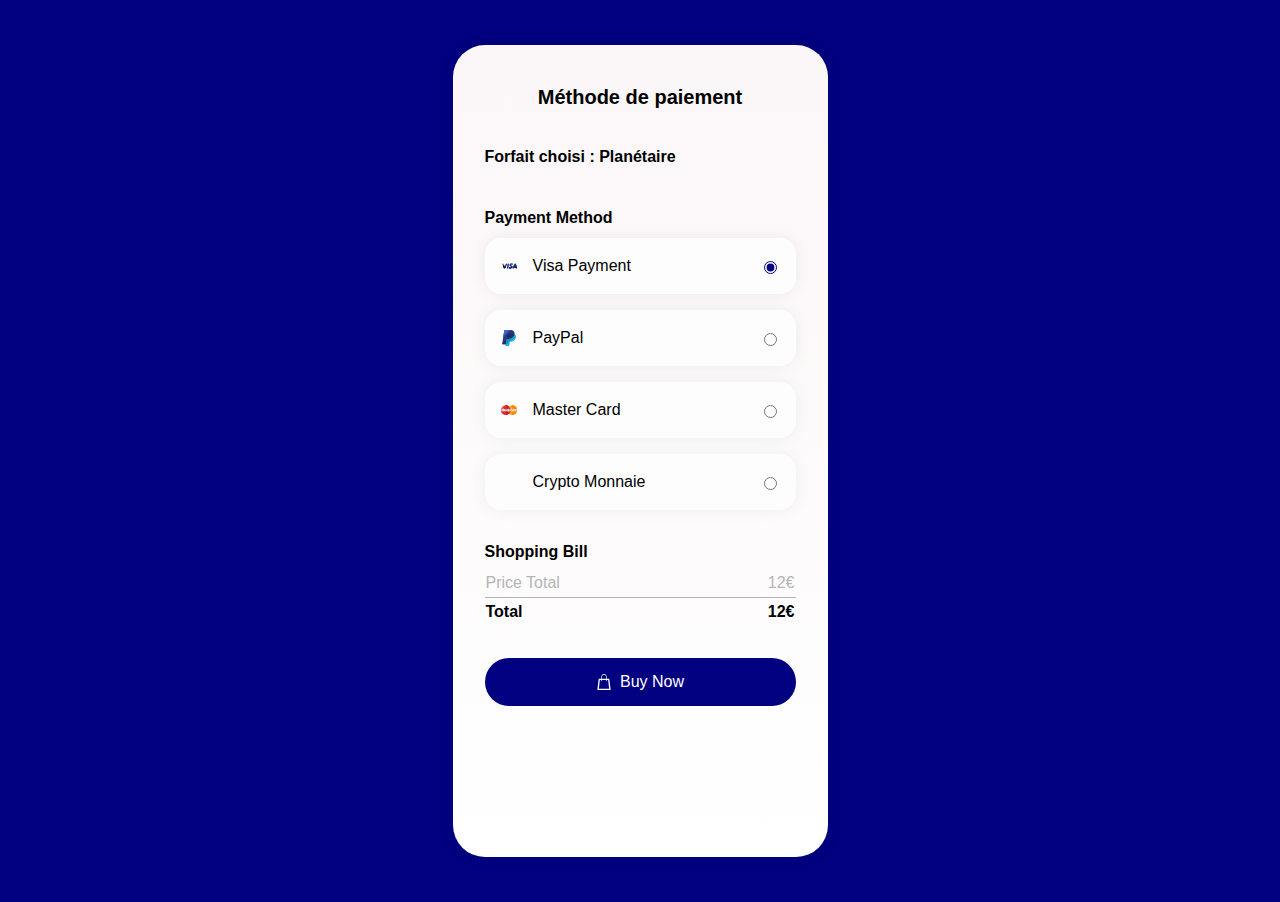
<file: WebCup/PROJET/planetaire.html>
<!DOCTYPE html>
<html lang="en">

<head>
    <meta charset="UTF-8">
    <title>Webcup</title>
    <link rel="preconnect" href="https://fonts.gstatic.com" />
    <link href="https://fonts.googleapis.com/css2?family=Poppins:wght@400;600&display=swap" rel="stylesheet" />
    <link rel="stylesheet" href="./css/form/form.css">

</head>

<body>
    <!-- partial:index.partial.html -->
    <div class="iphone">
        <header class="header">
            <h1>Méthode de paiement</h1>
        </header>

        <form action="https://httpbin.org/post" class="form" method="POST">
            <div>
                <h2>Forfait choisi : Planétaire</h2>
            </div>

            <fieldset>
                <legend>Payment Method</legend>

                <div class="form__radios">
                    <div class="form__radio">
                        <label for="visa"><svg class="icon">
              <use xlink:href="#icon-visa" />
            </svg>Visa Payment</label>
                        <input checked id="visa" name="payment-method" type="radio" />
                    </div>

                    <div class="form__radio">
                        <label for="paypal"><svg class="icon">
              <use xlink:href="#icon-paypal" />
            </svg>PayPal</label>
                        <input id="paypal" name="payment-method" type="radio" />
                    </div>

                    <div class="form__radio">
                        <label for="mastercard"><svg class="icon">
              <use xlink:href="#icon-mastercard" />
            </svg>Master Card</label>
                        <input id="mastercard" name="payment-method" type="radio" />
                    </div>

                    <div class="form__radio">
                        <label for="cryptocard"><svg class="icon">
              <use xlink:href="#icon-bitcoin-on-ball" />
            </svg>Crypto Monnaie</label>
                        <input id="cryptocard" name="payment-method" type="radio" />
                    </div>
                </div>
            </fieldset>

            <div>
                <h2>Shopping Bill</h2>

                <table>
                    <tbody>
                        <tr>
                            <td>Price Total</td>
                            <td align="right">12€</td>
                        </tr>
                    </tbody>
                    <tfoot>
                        <tr>
                            <td>Total</td>
                            <td align="right">12€</td>
                        </tr>
                    </tfoot>
                </table>
            </div>

            <div>
                <button class="button button--full" type="submit"><svg class="icon">
          <use xlink:href="#icon-shopping-bag" />
        </svg>Buy Now</button>
            </div>
        </form>
    </div>

    <svg xmlns="http://www.w3.org/2000/svg" style="display: none">

  <symbol id="icon-shopping-bag" viewBox="0 0 24 24">
    <path d="M20 7h-4v-3c0-2.209-1.791-4-4-4s-4 1.791-4 4v3h-4l-2 17h20l-2-17zm-11-3c0-1.654 1.346-3 3-3s3 1.346 3 3v3h-6v-3zm-4.751 18l1.529-13h2.222v1.5c0 .276.224.5.5.5s.5-.224.5-.5v-1.5h6v1.5c0 .276.224.5.5.5s.5-.224.5-.5v-1.5h2.222l1.529 13h-15.502z" />
  </symbol>

  <symbol id="icon-mastercard" viewBox="0 0 504 504">
    <path d="m504 252c0 83.2-67.2 151.2-151.2 151.2-83.2 0-151.2-68-151.2-151.2 0-83.2 67.2-151.2 150.4-151.2 84.8 0 152 68 152 151.2z" fill="#ffb600" />
    <path d="m352.8 100.8c83.2 0 151.2 68 151.2 151.2 0 83.2-67.2 151.2-151.2 151.2-83.2 0-151.2-68-151.2-151.2" fill="#f7981d" />
    <path d="m352.8 100.8c83.2 0 151.2 68 151.2 151.2 0 83.2-67.2 151.2-151.2 151.2" fill="#ff8500" />
    <path d="m149.6 100.8c-82.4.8-149.6 68-149.6 151.2s67.2 151.2 151.2 151.2c39.2 0 74.4-15.2 101.6-39.2 5.6-4.8 10.4-10.4 15.2-16h-31.2c-4-4.8-8-10.4-11.2-15.2h53.6c3.2-4.8 6.4-10.4 8.8-16h-71.2c-2.4-4.8-4.8-10.4-6.4-16h83.2c4.8-15.2 8-31.2 8-48 0-11.2-1.6-21.6-3.2-32h-92.8c.8-5.6 2.4-10.4 4-16h83.2c-1.6-5.6-4-11.2-6.4-16h-70.4c2.4-5.6 5.6-10.4 8.8-16h53.6c-3.2-5.6-7.2-11.2-12-16h-29.6c4.8-5.6 9.6-10.4 15.2-15.2-26.4-24.8-62.4-39.2-101.6-39.2 0-1.6 0-1.6-.8-1.6z" fill="#ff5050" />
    <path d="m0 252c0 83.2 67.2 151.2 151.2 151.2 39.2 0 74.4-15.2 101.6-39.2 5.6-4.8 10.4-10.4 15.2-16h-31.2c-4-4.8-8-10.4-11.2-15.2h53.6c3.2-4.8 6.4-10.4 8.8-16h-71.2c-2.4-4.8-4.8-10.4-6.4-16h83.2c4.8-15.2 8-31.2 8-48 0-11.2-1.6-21.6-3.2-32h-92.8c.8-5.6 2.4-10.4 4-16h83.2c-1.6-5.6-4-11.2-6.4-16h-70.4c2.4-5.6 5.6-10.4 8.8-16h53.6c-3.2-5.6-7.2-11.2-12-16h-29.6c4.8-5.6 9.6-10.4 15.2-15.2-26.4-24.8-62.4-39.2-101.6-39.2h-.8" fill="#e52836" />
    <path d="m151.2 403.2c39.2 0 74.4-15.2 101.6-39.2 5.6-4.8 10.4-10.4 15.2-16h-31.2c-4-4.8-8-10.4-11.2-15.2h53.6c3.2-4.8 6.4-10.4 8.8-16h-71.2c-2.4-4.8-4.8-10.4-6.4-16h83.2c4.8-15.2 8-31.2 8-48 0-11.2-1.6-21.6-3.2-32h-92.8c.8-5.6 2.4-10.4 4-16h83.2c-1.6-5.6-4-11.2-6.4-16h-70.4c2.4-5.6 5.6-10.4 8.8-16h53.6c-3.2-5.6-7.2-11.2-12-16h-29.6c4.8-5.6 9.6-10.4 15.2-15.2-26.4-24.8-62.4-39.2-101.6-39.2h-.8" fill="#cb2026" />
    <g fill="#fff">
      <path d="m204.8 290.4 2.4-13.6c-.8 0-2.4.8-4 .8-5.6 0-6.4-3.2-5.6-4.8l4.8-28h8.8l2.4-15.2h-8l1.6-9.6h-16s-9.6 52.8-9.6 59.2c0 9.6 5.6 13.6 12.8 13.6 4.8 0 8.8-1.6 10.4-2.4z" />
      <path d="m210.4 264.8c0 22.4 15.2 28 28 28 12 0 16.8-2.4 16.8-2.4l3.2-15.2s-8.8 4-16.8 4c-17.6 0-14.4-12.8-14.4-12.8h32.8s2.4-10.4 2.4-14.4c0-10.4-5.6-23.2-23.2-23.2-16.8-1.6-28.8 16-28.8 36zm28-23.2c8.8 0 7.2 10.4 7.2 11.2h-17.6c0-.8 1.6-11.2 10.4-11.2z" />
      <path d="m340 290.4 3.2-17.6s-8 4-13.6 4c-11.2 0-16-8.8-16-18.4 0-19.2 9.6-29.6 20.8-29.6 8 0 14.4 4.8 14.4 4.8l2.4-16.8s-9.6-4-18.4-4c-18.4 0-36.8 16-36.8 46.4 0 20 9.6 33.6 28.8 33.6 6.4 0 15.2-2.4 15.2-2.4z" />
      <path d="m116.8 227.2c-11.2 0-19.2 3.2-19.2 3.2l-2.4 13.6s7.2-3.2 17.6-3.2c5.6 0 10.4.8 10.4 5.6 0 3.2-.8 4-.8 4s-4.8 0-7.2 0c-13.6 0-28.8 5.6-28.8 24 0 14.4 9.6 17.6 15.2 17.6 11.2 0 16-7.2 16.8-7.2l-.8 6.4h14.4l6.4-44c0-19.2-16-20-21.6-20zm3.2 36c0 2.4-1.6 15.2-11.2 15.2-4.8 0-6.4-4-6.4-6.4 0-4 2.4-9.6 14.4-9.6 2.4.8 3.2.8 3.2.8z" />
      <path d="m153.6 292c4 0 24 .8 24-20.8 0-20-19.2-16-19.2-24 0-4 3.2-5.6 8.8-5.6 2.4 0 11.2.8 11.2.8l2.4-14.4s-5.6-1.6-15.2-1.6c-12 0-24 4.8-24 20.8 0 18.4 20 16.8 20 24 0 4.8-5.6 5.6-9.6 5.6-7.2 0-14.4-2.4-14.4-2.4l-2.4 14.4c.8 1.6 4.8 3.2 18.4 3.2z" />
      <path d="m472.8 214.4-3.2 21.6s-6.4-8-15.2-8c-14.4 0-27.2 17.6-27.2 38.4 0 12.8 6.4 26.4 20 26.4 9.6 0 15.2-6.4 15.2-6.4l-.8 5.6h16l12-76.8zm-7.2 42.4c0 8.8-4 20-12.8 20-5.6 0-8.8-4.8-8.8-12.8 0-12.8 5.6-20.8 12.8-20.8 5.6 0 8.8 4 8.8 13.6z" />
      <path d="m29.6 291.2 9.6-57.6 1.6 57.6h11.2l20.8-57.6-8.8 57.6h16.8l12.8-76.8h-26.4l-16 47.2-.8-47.2h-23.2l-12.8 76.8z" />
      <path d="m277.6 291.2c4.8-26.4 5.6-48 16.8-44 1.6-10.4 4-14.4 5.6-18.4 0 0-.8 0-3.2 0-7.2 0-12.8 9.6-12.8 9.6l1.6-8.8h-15.2l-10.4 62.4h17.6z" />
      <path d="m376.8 227.2c-11.2 0-19.2 3.2-19.2 3.2l-2.4 13.6s7.2-3.2 17.6-3.2c5.6 0 10.4.8 10.4 5.6 0 3.2-.8 4-.8 4s-4.8 0-7.2 0c-13.6 0-28.8 5.6-28.8 24 0 14.4 9.6 17.6 15.2 17.6 11.2 0 16-7.2 16.8-7.2l-.8 6.4h14.4l6.4-44c.8-19.2-16-20-21.6-20zm4 36c0 2.4-1.6 15.2-11.2 15.2-4.8 0-6.4-4-6.4-6.4 0-4 2.4-9.6 14.4-9.6 2.4.8 2.4.8 3.2.8z" />
      <path d="m412 291.2c4.8-26.4 5.6-48 16.8-44 1.6-10.4 4-14.4 5.6-18.4 0 0-.8 0-3.2 0-7.2 0-12.8 9.6-12.8 9.6l1.6-8.8h-15.2l-10.4 62.4h17.6z" />
    </g>
    <path d="m180 279.2c0 9.6 5.6 13.6 12.8 13.6 5.6 0 10.4-1.6 12-2.4l2.4-13.6c-.8 0-2.4.8-4 .8-5.6 0-6.4-3.2-5.6-4.8l4.8-28h8.8l2.4-15.2h-8l1.6-9.6" fill="#dce5e5" />
    <path d="m218.4 264.8c0 22.4 7.2 28 20 28 12 0 16.8-2.4 16.8-2.4l3.2-15.2s-8.8 4-16.8 4c-17.6 0-14.4-12.8-14.4-12.8h32.8s2.4-10.4 2.4-14.4c0-10.4-5.6-23.2-23.2-23.2-16.8-1.6-20.8 16-20.8 36zm20-23.2c8.8 0 10.4 10.4 10.4 11.2h-20.8c0-.8 1.6-11.2 10.4-11.2z" fill="#dce5e5" />
    <path d="m340 290.4 3.2-17.6s-8 4-13.6 4c-11.2 0-16-8.8-16-18.4 0-19.2 9.6-29.6 20.8-29.6 8 0 14.4 4.8 14.4 4.8l2.4-16.8s-9.6-4-18.4-4c-18.4 0-28.8 16-28.8 46.4 0 20 1.6 33.6 20.8 33.6 6.4 0 15.2-2.4 15.2-2.4z" fill="#dce5e5" />
    <path d="m95.2 244.8s7.2-3.2 17.6-3.2c5.6 0 10.4.8 10.4 5.6 0 3.2-.8 4-.8 4s-4.8 0-7.2 0c-13.6 0-28.8 5.6-28.8 24 0 14.4 9.6 17.6 15.2 17.6 11.2 0 16-7.2 16.8-7.2l-.8 6.4h14.4l6.4-44c0-18.4-16-19.2-22.4-19.2m12 34.4c0 2.4-9.6 15.2-19.2 15.2-4.8 0-6.4-4-6.4-6.4 0-4 2.4-9.6 14.4-9.6 2.4.8 11.2.8 11.2.8z" fill="#dce5e5" />
    <path d="m136 290.4s4.8 1.6 18.4 1.6c4 0 24 .8 24-20.8 0-20-19.2-16-19.2-24 0-4 3.2-5.6 8.8-5.6 2.4 0 11.2.8 11.2.8l2.4-14.4s-5.6-1.6-15.2-1.6c-12 0-16 4.8-16 20.8 0 18.4 12 16.8 12 24 0 4.8-5.6 5.6-9.6 5.6" fill="#dce5e5" />
    <path d="m469.6 236s-6.4-8-15.2-8c-14.4 0-19.2 17.6-19.2 38.4 0 12.8-1.6 26.4 12 26.4 9.6 0 15.2-6.4 15.2-6.4l-.8 5.6h16l12-76.8m-20.8 41.6c0 8.8-7.2 20-16 20-5.6 0-8.8-4.8-8.8-12.8 0-12.8 5.6-20.8 12.8-20.8 5.6 0 12 4 12 13.6z" fill="#dce5e5" />
    <path d="m29.6 291.2 9.6-57.6 1.6 57.6h11.2l20.8-57.6-8.8 57.6h16.8l12.8-76.8h-20l-22.4 47.2-.8-47.2h-8.8l-27.2 76.8z" fill="#dce5e5" />
    <path d="m260.8 291.2h16.8c4.8-26.4 5.6-48 16.8-44 1.6-10.4 4-14.4 5.6-18.4 0 0-.8 0-3.2 0-7.2 0-12.8 9.6-12.8 9.6l1.6-8.8" fill="#dce5e5" />
    <path d="m355.2 244.8s7.2-3.2 17.6-3.2c5.6 0 10.4.8 10.4 5.6 0 3.2-.8 4-.8 4s-4.8 0-7.2 0c-13.6 0-28.8 5.6-28.8 24 0 14.4 9.6 17.6 15.2 17.6 11.2 0 16-7.2 16.8-7.2l-.8 6.4h14.4l6.4-44c0-18.4-16-19.2-22.4-19.2m12 34.4c0 2.4-9.6 15.2-19.2 15.2-4.8 0-6.4-4-6.4-6.4 0-4 2.4-9.6 14.4-9.6 3.2.8 11.2.8 11.2.8z" fill="#dce5e5" />
    <path d="m395.2 291.2h16.8c4.8-26.4 5.6-48 16.8-44 1.6-10.4 4-14.4 5.6-18.4 0 0-.8 0-3.2 0-7.2 0-12.8 9.6-12.8 9.6l1.6-8.8" fill="#dce5e5" />
  </symbol>

  <symbol id="icon-paypal" viewBox="0 0 491.2 491.2">
    <path d="m392.049 36.8c-22.4-25.6-64-36.8-116-36.8h-152.8c-10.4 0-20 8-21.6 18.4l-64 403.2c-1.6 8 4.8 15.2 12.8 15.2h94.4l24-150.4-.8 4.8c1.6-10.4 10.4-18.4 21.6-18.4h44.8c88 0 156.8-36 176.8-139.2.8-3.2.8-6.4 1.6-8.8-2.4-1.6-2.4-1.6 0 0 5.6-38.4 0-64-20.8-88" fill="#263b80" />
    <path d="m412.849 124.8c-.8 3.2-.8 5.6-1.6 8.8-20 103.2-88.8 139.2-176.8 139.2h-44.8c-10.4 0-20 8-21.6 18.4l-29.6 186.4c-.8 7.2 4 13.6 11.2 13.6h79.2c9.6 0 17.6-7.2 19.2-16l.8-4 15.2-94.4.8-5.6c1.6-9.6 9.6-16 19.2-16h12c76.8 0 136.8-31.2 154.4-121.6 7.2-37.6 3.2-69.6-16-91.2-6.4-7.2-13.6-12.8-21.6-17.6" fill="#139ad6" />
    <path d="m391.249 116.8c-3.2-.8-6.4-1.6-9.6-2.4s-6.4-1.6-10.4-1.6c-12-2.4-25.6-3.2-39.2-3.2h-119.2c-3.2 0-5.6.8-8 1.6-5.6 2.4-9.6 8-10.4 14.4l-25.6 160.8-.8 4.8c1.6-10.4 10.4-18.4 21.6-18.4h44.8c88 0 156.8-36 176.8-139.2.8-3.2.8-6.4 1.6-8.8-4.8-2.4-10.4-4.8-16.8-7.2-1.6 0-3.2-.8-4.8-.8" fill="#232c65" />
    <path d="m275.249 0h-152c-10.4 0-20 8-21.6 18.4l-36.8 230.4 246.4-246.4c-11.2-1.6-23.2-2.4-36-2.4z" fill="#2a4dad" />
    <path d="m441.649 153.6c-2.4-4-4-8-7.2-12-5.6-6.4-13.6-12-21.6-16.8-.8 3.2-.8 5.6-1.6 8.8-20 103.2-88.8 139.2-176.8 139.2h-44.8c-10.4 0-20 8-21.6 18.4l-25.6 161.6z" fill="#0d7dbc" />
    <path d="m50.449 436.8h94.4l23.2-145.6c0-2.4.8-4 1.6-5.6l-131.2 131.2-.8 4.8c-.8 8 4.8 15.2 12.8 15.2z" fill="#232c65" />
    <path d="m246.449 0h-123.2c-3.2 0-5.6.8-8 1.6l-12 12c-.8 1.6-1.6 3.2-1.6 4.8l-24 150.4z" fill="#436bc4" />
    <path d="m450.449 232.8c2.4-12 3.2-23.2 3.2-34.4l-156 156c76-.8 135.2-32 152.8-121.6z" fill="#0cb2ed" />
    <path d="m248.849 471.2 12.8-80-100 100h68c9.6 0 17.6-7.2 19.2-16z" fill="#0cb2ed" />
    <g fill="#33e2ff" opacity=".6">
      <path d="m408.049 146.4 45.6 45.6c0-5.6-1.6-11.2-2.4-16.8l-40-40c-1.6 4-2.4 7.2-3.2 11.2z" />
      <path d="m396.849 180c-1.6 3.2-3.2 6.4-4.8 9.6l55.2 55.2c.8-4 1.6-8 2.4-12z" />
      <path d="m431.249 287.2c1.6-3.2 3.2-6.4 4.8-9.6l-60.8-60.8c-2.4 2.4-4 5.6-6.4 8z" />
      <path d="m335.249 250.4 69.6 69.6 7.2-7.2-68-68c-3.2 1.6-5.6 3.2-8.8 5.6z" />
      <path d="m292.849 266.4 76 76c3.2-1.6 6.4-3.2 9.6-4.8l-74.4-74.4c-4 .8-7.2 2.4-11.2 3.2z" />
      <path d="m320.849 353.6c4-.8 8.8-.8 12.8-1.6l-80-80c-4.8 0-8.8.8-13.6.8z" />
      <path d="m196.049 272.8h-6.4c-2.4 0-4.8.8-6.4.8l86.4 87.2c2.4-2.4 5.6-4.8 8.8-5.6z" />
      <path d="m164.049 314.4 94.4 94.4 2.4-12.8-94.4-94.4z" />
      <path d="m156.049 364.8 94.4 94.4 2.4-12-94.4-94.4z" />
      <path d="m150.449 403.2-1.6 12.8 75.2 75.2h5.6c2.4 0 4.8-.8 7.2-1.6z" />
      <path d="m140.049 466.4 24.8 24.8h14.4l-36.8-36.8z" />
    </g>
  </symbol>

  <symbol id="icon-visa" viewBox="0 0 504 504">
    <path d="m184.8 324.4 25.6-144h40l-24.8 144z" fill="#3c58bf" />
    <path d="m184.8 324.4 32.8-144h32.8l-24.8 144z" fill="#293688" />
    <path d="m370.4 182c-8-3.2-20.8-6.4-36.8-6.4-40 0-68.8 20-68.8 48.8 0 21.6 20 32.8 36 40s20.8 12 20.8 18.4c0 9.6-12.8 14.4-24 14.4-16 0-24.8-2.4-38.4-8l-5.6-2.4-5.6 32.8c9.6 4 27.2 8 45.6 8 42.4 0 70.4-20 70.4-50.4 0-16.8-10.4-29.6-34.4-40-14.4-7.2-23.2-11.2-23.2-18.4 0-6.4 7.2-12.8 23.2-12.8 13.6 0 23.2 2.4 30.4 5.6l4 1.6z" fill="#3c58bf" />
    <path d="m370.4 182c-8-3.2-20.8-6.4-36.8-6.4-40 0-61.6 20-61.6 48.8 0 21.6 12.8 32.8 28.8 40s20.8 12 20.8 18.4c0 9.6-12.8 14.4-24 14.4-16 0-24.8-2.4-38.4-8l-5.6-2.4-5.6 32.8c9.6 4 27.2 8 45.6 8 42.4 0 70.4-20 70.4-50.4 0-16.8-10.4-29.6-34.4-40-14.4-7.2-23.2-11.2-23.2-18.4 0-6.4 7.2-12.8 23.2-12.8 13.6 0 23.2 2.4 30.4 5.6l4 1.6z" fill="#293688" />
    <path d="m439.2 180.4c-9.6 0-16.8.8-20.8 10.4l-60 133.6h43.2l8-24h51.2l4.8 24h38.4l-33.6-144zm-18.4 96c2.4-7.2 16-42.4 16-42.4s3.2-8.8 5.6-14.4l2.4 13.6s8 36 9.6 44h-33.6z" fill="#3c58bf" />
    <path d="m448.8 180.4c-9.6 0-16.8.8-20.8 10.4l-69.6 133.6h43.2l8-24h51.2l4.8 24h38.4l-33.6-144zm-28 96c3.2-8 16-42.4 16-42.4s3.2-8.8 5.6-14.4l2.4 13.6s8 36 9.6 44h-33.6z" fill="#293688" />
    <path d="m111.2 281.2-4-20.8c-7.2-24-30.4-50.4-56-63.2l36 128h43.2l64.8-144h-43.2z" fill="#3c58bf" />
    <path d="m111.2 281.2-4-20.8c-7.2-24-30.4-50.4-56-63.2l36 128h43.2l64.8-144h-35.2z" fill="#293688" />
    <path d="m0 180.4 7.2 1.6c51.2 12 86.4 42.4 100 78.4l-14.4-68c-2.4-9.6-9.6-12-18.4-12z" fill="#ffbc00" />
    <path d="m0 180.4c51.2 12 93.6 43.2 107.2 79.2l-13.6-56.8c-2.4-9.6-10.4-15.2-19.2-15.2z" fill="#f7981d" />
    <path d="m0 180.4c51.2 12 93.6 43.2 107.2 79.2l-9.6-31.2c-2.4-9.6-5.6-19.2-16.8-23.2z" fill="#ed7c00" />
    <g fill="#051244">
      <path d="m151.2 276.4-27.2-27.2-12.8 30.4-3.2-20c-7.2-24-30.4-50.4-56-63.2l36 128h43.2z" />
      <path d="m225.6 324.4-34.4-35.2-6.4 35.2z" />
      <path d="m317.6 274.8c3.2 3.2 4.8 5.6 4 8.8 0 9.6-12.8 14.4-24 14.4-16 0-24.8-2.4-38.4-8l-5.6-2.4-5.6 32.8c9.6 4 27.2 8 45.6 8 25.6 0 46.4-7.2 58.4-20z" />
      <path d="m364 324.4h37.6l8-24h51.2l4.8 24h38.4l-13.6-58.4-48-46.4 2.4 12.8s8 36 9.6 44h-33.6c3.2-8 16-42.4 16-42.4s3.2-8.8 5.6-14.4" />
    </g>
  </symbol>
</svg>
    <!-- partial -->
    <script src="./script.js"></script>

</body>

</html>
</file>
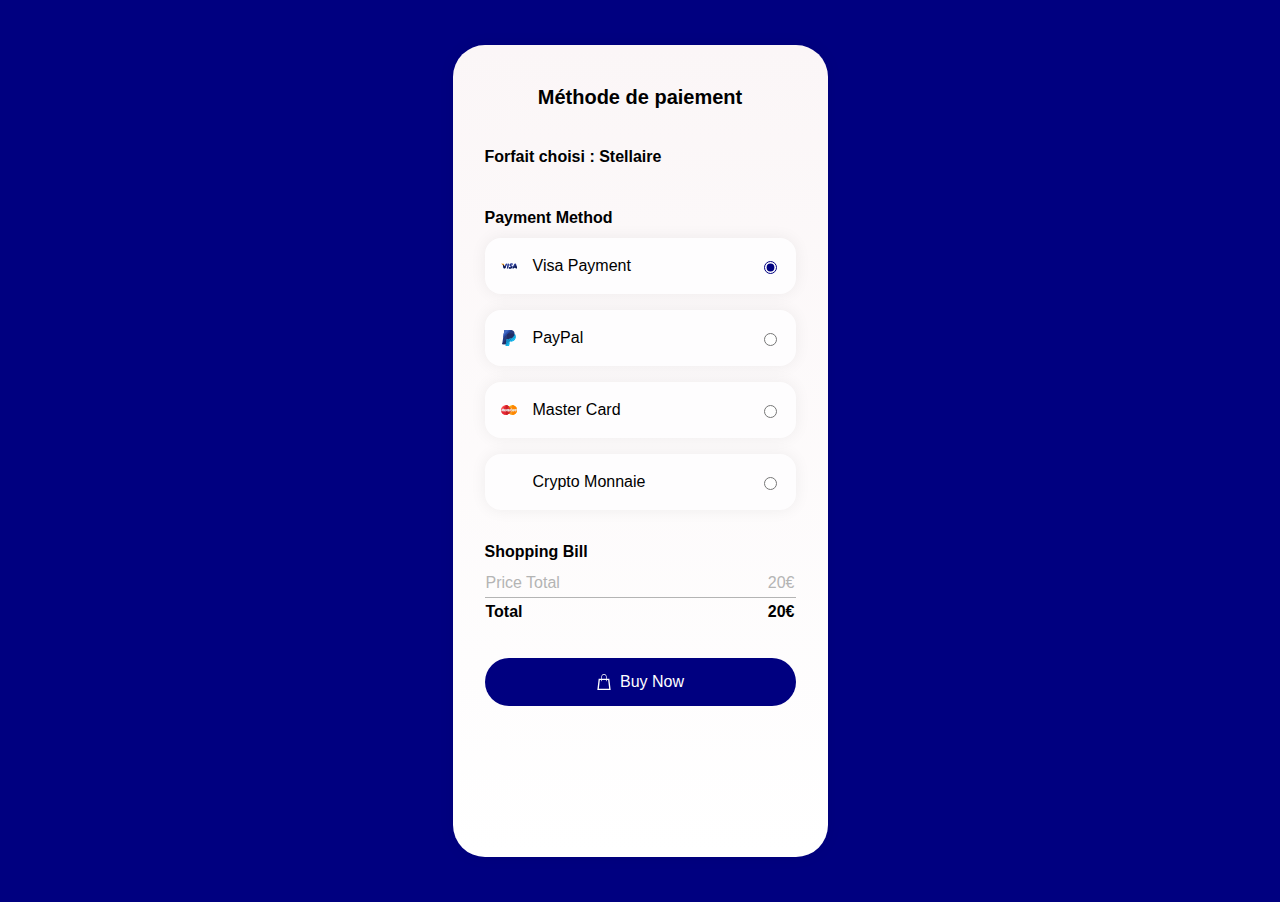
<file: WebCup/PROJET/stellaire.html>
<!DOCTYPE html>
<html lang="en">

<head>
    <meta charset="UTF-8">
    <title>Webcup</title>
    <link rel="preconnect" href="https://fonts.gstatic.com" />
    <link href="https://fonts.googleapis.com/css2?family=Poppins:wght@400;600&display=swap" rel="stylesheet" />
    <link rel="stylesheet" href="./css/form/form.css">

</head>

<body>
    <!-- partial:index.partial.html -->
    <div class="iphone">
        <header class="header">
            <h1>Méthode de paiement</h1>
        </header>

        <form action="https://httpbin.org/post" class="form" method="POST">
            <div>
                <h2>Forfait choisi : Stellaire</h2>
            </div>
            <fieldset>
                <legend>Payment Method</legend>

                <div class="form__radios">
                    <div class="form__radio">
                        <label for="visa"><svg class="icon">
              <use xlink:href="#icon-visa" />
            </svg>Visa Payment</label>
                        <input checked id="visa" name="payment-method" type="radio" />
                    </div>

                    <div class="form__radio">
                        <label for="paypal"><svg class="icon">
              <use xlink:href="#icon-paypal" />
            </svg>PayPal</label>
                        <input id="paypal" name="payment-method" type="radio" />
                    </div>

                    <div class="form__radio">
                        <label for="mastercard"><svg class="icon">
              <use xlink:href="#icon-mastercard" />
            </svg>Master Card</label>
                        <input id="mastercard" name="payment-method" type="radio" />
                    </div>

                    <div class="form__radio">
                        <label for="cryptocard"><svg class="icon">
              <use xlink:href="#icon-bitcoin-on-ball" />
            </svg>Crypto Monnaie</label>
                        <input id="cryptocard" name="payment-method" type="radio" />
                    </div>
                </div>
            </fieldset>

            <div>
                <h2>Shopping Bill</h2>

                <table>
                    <tbody>
                        <tr>
                            <td>Price Total</td>
                            <td align="right">20€</td>
                        </tr>
                    </tbody>
                    <tfoot>
                        <tr>
                            <td>Total</td>
                            <td align="right">20€</td>
                        </tr>
                    </tfoot>
                </table>
            </div>

            <div>
                <button class="button button--full" type="submit"><svg class="icon">
          <use xlink:href="#icon-shopping-bag" />
        </svg>Buy Now</button>
            </div>
        </form>
    </div>

    <svg xmlns="http://www.w3.org/2000/svg" style="display: none">

  <symbol id="icon-shopping-bag" viewBox="0 0 24 24">
    <path d="M20 7h-4v-3c0-2.209-1.791-4-4-4s-4 1.791-4 4v3h-4l-2 17h20l-2-17zm-11-3c0-1.654 1.346-3 3-3s3 1.346 3 3v3h-6v-3zm-4.751 18l1.529-13h2.222v1.5c0 .276.224.5.5.5s.5-.224.5-.5v-1.5h6v1.5c0 .276.224.5.5.5s.5-.224.5-.5v-1.5h2.222l1.529 13h-15.502z" />
  </symbol>

  <symbol id="icon-mastercard" viewBox="0 0 504 504">
    <path d="m504 252c0 83.2-67.2 151.2-151.2 151.2-83.2 0-151.2-68-151.2-151.2 0-83.2 67.2-151.2 150.4-151.2 84.8 0 152 68 152 151.2z" fill="#ffb600" />
    <path d="m352.8 100.8c83.2 0 151.2 68 151.2 151.2 0 83.2-67.2 151.2-151.2 151.2-83.2 0-151.2-68-151.2-151.2" fill="#f7981d" />
    <path d="m352.8 100.8c83.2 0 151.2 68 151.2 151.2 0 83.2-67.2 151.2-151.2 151.2" fill="#ff8500" />
    <path d="m149.6 100.8c-82.4.8-149.6 68-149.6 151.2s67.2 151.2 151.2 151.2c39.2 0 74.4-15.2 101.6-39.2 5.6-4.8 10.4-10.4 15.2-16h-31.2c-4-4.8-8-10.4-11.2-15.2h53.6c3.2-4.8 6.4-10.4 8.8-16h-71.2c-2.4-4.8-4.8-10.4-6.4-16h83.2c4.8-15.2 8-31.2 8-48 0-11.2-1.6-21.6-3.2-32h-92.8c.8-5.6 2.4-10.4 4-16h83.2c-1.6-5.6-4-11.2-6.4-16h-70.4c2.4-5.6 5.6-10.4 8.8-16h53.6c-3.2-5.6-7.2-11.2-12-16h-29.6c4.8-5.6 9.6-10.4 15.2-15.2-26.4-24.8-62.4-39.2-101.6-39.2 0-1.6 0-1.6-.8-1.6z" fill="#ff5050" />
    <path d="m0 252c0 83.2 67.2 151.2 151.2 151.2 39.2 0 74.4-15.2 101.6-39.2 5.6-4.8 10.4-10.4 15.2-16h-31.2c-4-4.8-8-10.4-11.2-15.2h53.6c3.2-4.8 6.4-10.4 8.8-16h-71.2c-2.4-4.8-4.8-10.4-6.4-16h83.2c4.8-15.2 8-31.2 8-48 0-11.2-1.6-21.6-3.2-32h-92.8c.8-5.6 2.4-10.4 4-16h83.2c-1.6-5.6-4-11.2-6.4-16h-70.4c2.4-5.6 5.6-10.4 8.8-16h53.6c-3.2-5.6-7.2-11.2-12-16h-29.6c4.8-5.6 9.6-10.4 15.2-15.2-26.4-24.8-62.4-39.2-101.6-39.2h-.8" fill="#e52836" />
    <path d="m151.2 403.2c39.2 0 74.4-15.2 101.6-39.2 5.6-4.8 10.4-10.4 15.2-16h-31.2c-4-4.8-8-10.4-11.2-15.2h53.6c3.2-4.8 6.4-10.4 8.8-16h-71.2c-2.4-4.8-4.8-10.4-6.4-16h83.2c4.8-15.2 8-31.2 8-48 0-11.2-1.6-21.6-3.2-32h-92.8c.8-5.6 2.4-10.4 4-16h83.2c-1.6-5.6-4-11.2-6.4-16h-70.4c2.4-5.6 5.6-10.4 8.8-16h53.6c-3.2-5.6-7.2-11.2-12-16h-29.6c4.8-5.6 9.6-10.4 15.2-15.2-26.4-24.8-62.4-39.2-101.6-39.2h-.8" fill="#cb2026" />
    <g fill="#fff">
      <path d="m204.8 290.4 2.4-13.6c-.8 0-2.4.8-4 .8-5.6 0-6.4-3.2-5.6-4.8l4.8-28h8.8l2.4-15.2h-8l1.6-9.6h-16s-9.6 52.8-9.6 59.2c0 9.6 5.6 13.6 12.8 13.6 4.8 0 8.8-1.6 10.4-2.4z" />
      <path d="m210.4 264.8c0 22.4 15.2 28 28 28 12 0 16.8-2.4 16.8-2.4l3.2-15.2s-8.8 4-16.8 4c-17.6 0-14.4-12.8-14.4-12.8h32.8s2.4-10.4 2.4-14.4c0-10.4-5.6-23.2-23.2-23.2-16.8-1.6-28.8 16-28.8 36zm28-23.2c8.8 0 7.2 10.4 7.2 11.2h-17.6c0-.8 1.6-11.2 10.4-11.2z" />
      <path d="m340 290.4 3.2-17.6s-8 4-13.6 4c-11.2 0-16-8.8-16-18.4 0-19.2 9.6-29.6 20.8-29.6 8 0 14.4 4.8 14.4 4.8l2.4-16.8s-9.6-4-18.4-4c-18.4 0-36.8 16-36.8 46.4 0 20 9.6 33.6 28.8 33.6 6.4 0 15.2-2.4 15.2-2.4z" />
      <path d="m116.8 227.2c-11.2 0-19.2 3.2-19.2 3.2l-2.4 13.6s7.2-3.2 17.6-3.2c5.6 0 10.4.8 10.4 5.6 0 3.2-.8 4-.8 4s-4.8 0-7.2 0c-13.6 0-28.8 5.6-28.8 24 0 14.4 9.6 17.6 15.2 17.6 11.2 0 16-7.2 16.8-7.2l-.8 6.4h14.4l6.4-44c0-19.2-16-20-21.6-20zm3.2 36c0 2.4-1.6 15.2-11.2 15.2-4.8 0-6.4-4-6.4-6.4 0-4 2.4-9.6 14.4-9.6 2.4.8 3.2.8 3.2.8z" />
      <path d="m153.6 292c4 0 24 .8 24-20.8 0-20-19.2-16-19.2-24 0-4 3.2-5.6 8.8-5.6 2.4 0 11.2.8 11.2.8l2.4-14.4s-5.6-1.6-15.2-1.6c-12 0-24 4.8-24 20.8 0 18.4 20 16.8 20 24 0 4.8-5.6 5.6-9.6 5.6-7.2 0-14.4-2.4-14.4-2.4l-2.4 14.4c.8 1.6 4.8 3.2 18.4 3.2z" />
      <path d="m472.8 214.4-3.2 21.6s-6.4-8-15.2-8c-14.4 0-27.2 17.6-27.2 38.4 0 12.8 6.4 26.4 20 26.4 9.6 0 15.2-6.4 15.2-6.4l-.8 5.6h16l12-76.8zm-7.2 42.4c0 8.8-4 20-12.8 20-5.6 0-8.8-4.8-8.8-12.8 0-12.8 5.6-20.8 12.8-20.8 5.6 0 8.8 4 8.8 13.6z" />
      <path d="m29.6 291.2 9.6-57.6 1.6 57.6h11.2l20.8-57.6-8.8 57.6h16.8l12.8-76.8h-26.4l-16 47.2-.8-47.2h-23.2l-12.8 76.8z" />
      <path d="m277.6 291.2c4.8-26.4 5.6-48 16.8-44 1.6-10.4 4-14.4 5.6-18.4 0 0-.8 0-3.2 0-7.2 0-12.8 9.6-12.8 9.6l1.6-8.8h-15.2l-10.4 62.4h17.6z" />
      <path d="m376.8 227.2c-11.2 0-19.2 3.2-19.2 3.2l-2.4 13.6s7.2-3.2 17.6-3.2c5.6 0 10.4.8 10.4 5.6 0 3.2-.8 4-.8 4s-4.8 0-7.2 0c-13.6 0-28.8 5.6-28.8 24 0 14.4 9.6 17.6 15.2 17.6 11.2 0 16-7.2 16.8-7.2l-.8 6.4h14.4l6.4-44c.8-19.2-16-20-21.6-20zm4 36c0 2.4-1.6 15.2-11.2 15.2-4.8 0-6.4-4-6.4-6.4 0-4 2.4-9.6 14.4-9.6 2.4.8 2.4.8 3.2.8z" />
      <path d="m412 291.2c4.8-26.4 5.6-48 16.8-44 1.6-10.4 4-14.4 5.6-18.4 0 0-.8 0-3.2 0-7.2 0-12.8 9.6-12.8 9.6l1.6-8.8h-15.2l-10.4 62.4h17.6z" />
    </g>
    <path d="m180 279.2c0 9.6 5.6 13.6 12.8 13.6 5.6 0 10.4-1.6 12-2.4l2.4-13.6c-.8 0-2.4.8-4 .8-5.6 0-6.4-3.2-5.6-4.8l4.8-28h8.8l2.4-15.2h-8l1.6-9.6" fill="#dce5e5" />
    <path d="m218.4 264.8c0 22.4 7.2 28 20 28 12 0 16.8-2.4 16.8-2.4l3.2-15.2s-8.8 4-16.8 4c-17.6 0-14.4-12.8-14.4-12.8h32.8s2.4-10.4 2.4-14.4c0-10.4-5.6-23.2-23.2-23.2-16.8-1.6-20.8 16-20.8 36zm20-23.2c8.8 0 10.4 10.4 10.4 11.2h-20.8c0-.8 1.6-11.2 10.4-11.2z" fill="#dce5e5" />
    <path d="m340 290.4 3.2-17.6s-8 4-13.6 4c-11.2 0-16-8.8-16-18.4 0-19.2 9.6-29.6 20.8-29.6 8 0 14.4 4.8 14.4 4.8l2.4-16.8s-9.6-4-18.4-4c-18.4 0-28.8 16-28.8 46.4 0 20 1.6 33.6 20.8 33.6 6.4 0 15.2-2.4 15.2-2.4z" fill="#dce5e5" />
    <path d="m95.2 244.8s7.2-3.2 17.6-3.2c5.6 0 10.4.8 10.4 5.6 0 3.2-.8 4-.8 4s-4.8 0-7.2 0c-13.6 0-28.8 5.6-28.8 24 0 14.4 9.6 17.6 15.2 17.6 11.2 0 16-7.2 16.8-7.2l-.8 6.4h14.4l6.4-44c0-18.4-16-19.2-22.4-19.2m12 34.4c0 2.4-9.6 15.2-19.2 15.2-4.8 0-6.4-4-6.4-6.4 0-4 2.4-9.6 14.4-9.6 2.4.8 11.2.8 11.2.8z" fill="#dce5e5" />
    <path d="m136 290.4s4.8 1.6 18.4 1.6c4 0 24 .8 24-20.8 0-20-19.2-16-19.2-24 0-4 3.2-5.6 8.8-5.6 2.4 0 11.2.8 11.2.8l2.4-14.4s-5.6-1.6-15.2-1.6c-12 0-16 4.8-16 20.8 0 18.4 12 16.8 12 24 0 4.8-5.6 5.6-9.6 5.6" fill="#dce5e5" />
    <path d="m469.6 236s-6.4-8-15.2-8c-14.4 0-19.2 17.6-19.2 38.4 0 12.8-1.6 26.4 12 26.4 9.6 0 15.2-6.4 15.2-6.4l-.8 5.6h16l12-76.8m-20.8 41.6c0 8.8-7.2 20-16 20-5.6 0-8.8-4.8-8.8-12.8 0-12.8 5.6-20.8 12.8-20.8 5.6 0 12 4 12 13.6z" fill="#dce5e5" />
    <path d="m29.6 291.2 9.6-57.6 1.6 57.6h11.2l20.8-57.6-8.8 57.6h16.8l12.8-76.8h-20l-22.4 47.2-.8-47.2h-8.8l-27.2 76.8z" fill="#dce5e5" />
    <path d="m260.8 291.2h16.8c4.8-26.4 5.6-48 16.8-44 1.6-10.4 4-14.4 5.6-18.4 0 0-.8 0-3.2 0-7.2 0-12.8 9.6-12.8 9.6l1.6-8.8" fill="#dce5e5" />
    <path d="m355.2 244.8s7.2-3.2 17.6-3.2c5.6 0 10.4.8 10.4 5.6 0 3.2-.8 4-.8 4s-4.8 0-7.2 0c-13.6 0-28.8 5.6-28.8 24 0 14.4 9.6 17.6 15.2 17.6 11.2 0 16-7.2 16.8-7.2l-.8 6.4h14.4l6.4-44c0-18.4-16-19.2-22.4-19.2m12 34.4c0 2.4-9.6 15.2-19.2 15.2-4.8 0-6.4-4-6.4-6.4 0-4 2.4-9.6 14.4-9.6 3.2.8 11.2.8 11.2.8z" fill="#dce5e5" />
    <path d="m395.2 291.2h16.8c4.8-26.4 5.6-48 16.8-44 1.6-10.4 4-14.4 5.6-18.4 0 0-.8 0-3.2 0-7.2 0-12.8 9.6-12.8 9.6l1.6-8.8" fill="#dce5e5" />
  </symbol>

  <symbol id="icon-paypal" viewBox="0 0 491.2 491.2">
    <path d="m392.049 36.8c-22.4-25.6-64-36.8-116-36.8h-152.8c-10.4 0-20 8-21.6 18.4l-64 403.2c-1.6 8 4.8 15.2 12.8 15.2h94.4l24-150.4-.8 4.8c1.6-10.4 10.4-18.4 21.6-18.4h44.8c88 0 156.8-36 176.8-139.2.8-3.2.8-6.4 1.6-8.8-2.4-1.6-2.4-1.6 0 0 5.6-38.4 0-64-20.8-88" fill="#263b80" />
    <path d="m412.849 124.8c-.8 3.2-.8 5.6-1.6 8.8-20 103.2-88.8 139.2-176.8 139.2h-44.8c-10.4 0-20 8-21.6 18.4l-29.6 186.4c-.8 7.2 4 13.6 11.2 13.6h79.2c9.6 0 17.6-7.2 19.2-16l.8-4 15.2-94.4.8-5.6c1.6-9.6 9.6-16 19.2-16h12c76.8 0 136.8-31.2 154.4-121.6 7.2-37.6 3.2-69.6-16-91.2-6.4-7.2-13.6-12.8-21.6-17.6" fill="#139ad6" />
    <path d="m391.249 116.8c-3.2-.8-6.4-1.6-9.6-2.4s-6.4-1.6-10.4-1.6c-12-2.4-25.6-3.2-39.2-3.2h-119.2c-3.2 0-5.6.8-8 1.6-5.6 2.4-9.6 8-10.4 14.4l-25.6 160.8-.8 4.8c1.6-10.4 10.4-18.4 21.6-18.4h44.8c88 0 156.8-36 176.8-139.2.8-3.2.8-6.4 1.6-8.8-4.8-2.4-10.4-4.8-16.8-7.2-1.6 0-3.2-.8-4.8-.8" fill="#232c65" />
    <path d="m275.249 0h-152c-10.4 0-20 8-21.6 18.4l-36.8 230.4 246.4-246.4c-11.2-1.6-23.2-2.4-36-2.4z" fill="#2a4dad" />
    <path d="m441.649 153.6c-2.4-4-4-8-7.2-12-5.6-6.4-13.6-12-21.6-16.8-.8 3.2-.8 5.6-1.6 8.8-20 103.2-88.8 139.2-176.8 139.2h-44.8c-10.4 0-20 8-21.6 18.4l-25.6 161.6z" fill="#0d7dbc" />
    <path d="m50.449 436.8h94.4l23.2-145.6c0-2.4.8-4 1.6-5.6l-131.2 131.2-.8 4.8c-.8 8 4.8 15.2 12.8 15.2z" fill="#232c65" />
    <path d="m246.449 0h-123.2c-3.2 0-5.6.8-8 1.6l-12 12c-.8 1.6-1.6 3.2-1.6 4.8l-24 150.4z" fill="#436bc4" />
    <path d="m450.449 232.8c2.4-12 3.2-23.2 3.2-34.4l-156 156c76-.8 135.2-32 152.8-121.6z" fill="#0cb2ed" />
    <path d="m248.849 471.2 12.8-80-100 100h68c9.6 0 17.6-7.2 19.2-16z" fill="#0cb2ed" />
    <g fill="#33e2ff" opacity=".6">
      <path d="m408.049 146.4 45.6 45.6c0-5.6-1.6-11.2-2.4-16.8l-40-40c-1.6 4-2.4 7.2-3.2 11.2z" />
      <path d="m396.849 180c-1.6 3.2-3.2 6.4-4.8 9.6l55.2 55.2c.8-4 1.6-8 2.4-12z" />
      <path d="m431.249 287.2c1.6-3.2 3.2-6.4 4.8-9.6l-60.8-60.8c-2.4 2.4-4 5.6-6.4 8z" />
      <path d="m335.249 250.4 69.6 69.6 7.2-7.2-68-68c-3.2 1.6-5.6 3.2-8.8 5.6z" />
      <path d="m292.849 266.4 76 76c3.2-1.6 6.4-3.2 9.6-4.8l-74.4-74.4c-4 .8-7.2 2.4-11.2 3.2z" />
      <path d="m320.849 353.6c4-.8 8.8-.8 12.8-1.6l-80-80c-4.8 0-8.8.8-13.6.8z" />
      <path d="m196.049 272.8h-6.4c-2.4 0-4.8.8-6.4.8l86.4 87.2c2.4-2.4 5.6-4.8 8.8-5.6z" />
      <path d="m164.049 314.4 94.4 94.4 2.4-12.8-94.4-94.4z" />
      <path d="m156.049 364.8 94.4 94.4 2.4-12-94.4-94.4z" />
      <path d="m150.449 403.2-1.6 12.8 75.2 75.2h5.6c2.4 0 4.8-.8 7.2-1.6z" />
      <path d="m140.049 466.4 24.8 24.8h14.4l-36.8-36.8z" />
    </g>
  </symbol>

  <symbol id="icon-visa" viewBox="0 0 504 504">
    <path d="m184.8 324.4 25.6-144h40l-24.8 144z" fill="#3c58bf" />
    <path d="m184.8 324.4 32.8-144h32.8l-24.8 144z" fill="#293688" />
    <path d="m370.4 182c-8-3.2-20.8-6.4-36.8-6.4-40 0-68.8 20-68.8 48.8 0 21.6 20 32.8 36 40s20.8 12 20.8 18.4c0 9.6-12.8 14.4-24 14.4-16 0-24.8-2.4-38.4-8l-5.6-2.4-5.6 32.8c9.6 4 27.2 8 45.6 8 42.4 0 70.4-20 70.4-50.4 0-16.8-10.4-29.6-34.4-40-14.4-7.2-23.2-11.2-23.2-18.4 0-6.4 7.2-12.8 23.2-12.8 13.6 0 23.2 2.4 30.4 5.6l4 1.6z" fill="#3c58bf" />
    <path d="m370.4 182c-8-3.2-20.8-6.4-36.8-6.4-40 0-61.6 20-61.6 48.8 0 21.6 12.8 32.8 28.8 40s20.8 12 20.8 18.4c0 9.6-12.8 14.4-24 14.4-16 0-24.8-2.4-38.4-8l-5.6-2.4-5.6 32.8c9.6 4 27.2 8 45.6 8 42.4 0 70.4-20 70.4-50.4 0-16.8-10.4-29.6-34.4-40-14.4-7.2-23.2-11.2-23.2-18.4 0-6.4 7.2-12.8 23.2-12.8 13.6 0 23.2 2.4 30.4 5.6l4 1.6z" fill="#293688" />
    <path d="m439.2 180.4c-9.6 0-16.8.8-20.8 10.4l-60 133.6h43.2l8-24h51.2l4.8 24h38.4l-33.6-144zm-18.4 96c2.4-7.2 16-42.4 16-42.4s3.2-8.8 5.6-14.4l2.4 13.6s8 36 9.6 44h-33.6z" fill="#3c58bf" />
    <path d="m448.8 180.4c-9.6 0-16.8.8-20.8 10.4l-69.6 133.6h43.2l8-24h51.2l4.8 24h38.4l-33.6-144zm-28 96c3.2-8 16-42.4 16-42.4s3.2-8.8 5.6-14.4l2.4 13.6s8 36 9.6 44h-33.6z" fill="#293688" />
    <path d="m111.2 281.2-4-20.8c-7.2-24-30.4-50.4-56-63.2l36 128h43.2l64.8-144h-43.2z" fill="#3c58bf" />
    <path d="m111.2 281.2-4-20.8c-7.2-24-30.4-50.4-56-63.2l36 128h43.2l64.8-144h-35.2z" fill="#293688" />
    <path d="m0 180.4 7.2 1.6c51.2 12 86.4 42.4 100 78.4l-14.4-68c-2.4-9.6-9.6-12-18.4-12z" fill="#ffbc00" />
    <path d="m0 180.4c51.2 12 93.6 43.2 107.2 79.2l-13.6-56.8c-2.4-9.6-10.4-15.2-19.2-15.2z" fill="#f7981d" />
    <path d="m0 180.4c51.2 12 93.6 43.2 107.2 79.2l-9.6-31.2c-2.4-9.6-5.6-19.2-16.8-23.2z" fill="#ed7c00" />
    <g fill="#051244">
      <path d="m151.2 276.4-27.2-27.2-12.8 30.4-3.2-20c-7.2-24-30.4-50.4-56-63.2l36 128h43.2z" />
      <path d="m225.6 324.4-34.4-35.2-6.4 35.2z" />
      <path d="m317.6 274.8c3.2 3.2 4.8 5.6 4 8.8 0 9.6-12.8 14.4-24 14.4-16 0-24.8-2.4-38.4-8l-5.6-2.4-5.6 32.8c9.6 4 27.2 8 45.6 8 25.6 0 46.4-7.2 58.4-20z" />
      <path d="m364 324.4h37.6l8-24h51.2l4.8 24h38.4l-13.6-58.4-48-46.4 2.4 12.8s8 36 9.6 44h-33.6c3.2-8 16-42.4 16-42.4s3.2-8.8 5.6-14.4" />
    </g>
  </symbol>
</svg>
    <!-- partial -->
    <script src="./script.js"></script>

</body>

</html>
</file>
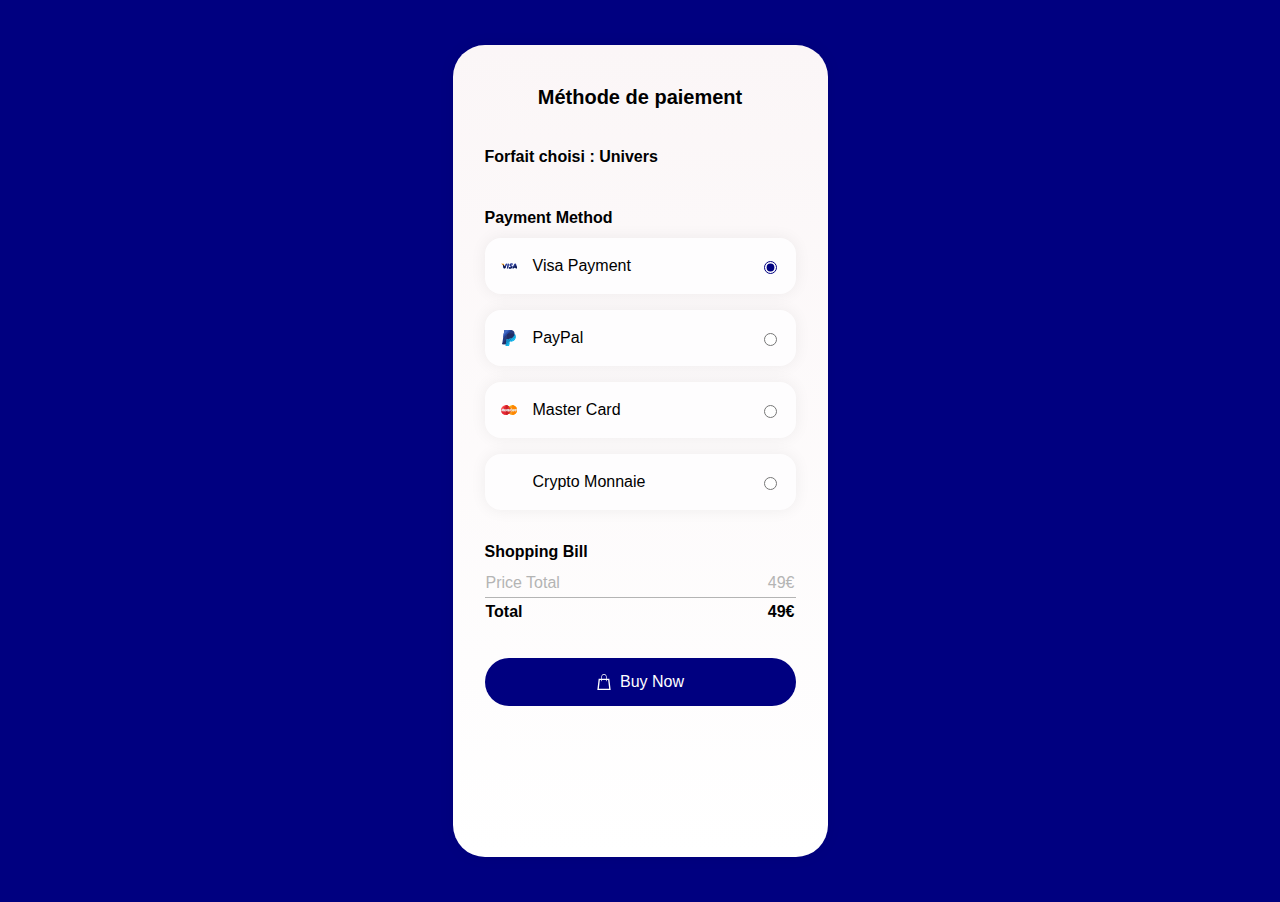
<file: WebCup/PROJET/univers.html>
<!DOCTYPE html>
<html lang="en">

<head>
    <meta charset="UTF-8">
    <title>Webcup</title>
    <link rel="preconnect" href="https://fonts.gstatic.com" />
    <link href="https://fonts.googleapis.com/css2?family=Poppins:wght@400;600&display=swap" rel="stylesheet" />
    <link rel="stylesheet" href="./css/form/form.css">

</head>

<body>
    <!-- partial:index.partial.html -->
    <div class="iphone">
        <header class="header">
            <h1>Méthode de paiement</h1>
        </header>

        <form action="https://httpbin.org/post" class="form" method="POST">
            <div>
                <h2>Forfait choisi : Univers</h2>
            </div>

            <fieldset>
                <legend>Payment Method</legend>

                <div class="form__radios">
                    <div class="form__radio">
                        <label for="visa"><svg class="icon">
              <use xlink:href="#icon-visa" />
            </svg>Visa Payment</label>
                        <input checked id="visa" name="payment-method" type="radio" />
                    </div>

                    <div class="form__radio">
                        <label for="paypal"><svg class="icon">
              <use xlink:href="#icon-paypal" />
            </svg>PayPal</label>
                        <input id="paypal" name="payment-method" type="radio" />
                    </div>

                    <div class="form__radio">
                        <label for="mastercard"><svg class="icon">
              <use xlink:href="#icon-mastercard" />
            </svg>Master Card</label>
                        <input id="mastercard" name="payment-method" type="radio" />
                    </div>

                    <div class="form__radio">
                        <label for="cryptocard"><svg class="icon">
              <use xlink:href="#icon-bitcoin-on-ball" />
            </svg>Crypto Monnaie</label>
                        <input id="cryptocard" name="payment-method" type="radio" />
                    </div>
                </div>
            </fieldset>

            <div>
                <h2>Shopping Bill</h2>

                <table>
                    <tbody>
                        <tr>
                            <td>Price Total</td>
                            <td align="right">49€</td>
                        </tr>
                    </tbody>
                    <tfoot>
                        <tr>
                            <td>Total</td>
                            <td align="right">49€</td>
                        </tr>
                    </tfoot>
                </table>
            </div>

            <div>
                <button class="button button--full" type="submit"><svg class="icon">
          <use xlink:href="#icon-shopping-bag" />
        </svg>Buy Now</button>
            </div>
        </form>
    </div>

    <svg xmlns="http://www.w3.org/2000/svg" style="display: none">

  <symbol id="icon-shopping-bag" viewBox="0 0 24 24">
    <path d="M20 7h-4v-3c0-2.209-1.791-4-4-4s-4 1.791-4 4v3h-4l-2 17h20l-2-17zm-11-3c0-1.654 1.346-3 3-3s3 1.346 3 3v3h-6v-3zm-4.751 18l1.529-13h2.222v1.5c0 .276.224.5.5.5s.5-.224.5-.5v-1.5h6v1.5c0 .276.224.5.5.5s.5-.224.5-.5v-1.5h2.222l1.529 13h-15.502z" />
  </symbol>

  <symbol id="icon-mastercard" viewBox="0 0 504 504">
    <path d="m504 252c0 83.2-67.2 151.2-151.2 151.2-83.2 0-151.2-68-151.2-151.2 0-83.2 67.2-151.2 150.4-151.2 84.8 0 152 68 152 151.2z" fill="#ffb600" />
    <path d="m352.8 100.8c83.2 0 151.2 68 151.2 151.2 0 83.2-67.2 151.2-151.2 151.2-83.2 0-151.2-68-151.2-151.2" fill="#f7981d" />
    <path d="m352.8 100.8c83.2 0 151.2 68 151.2 151.2 0 83.2-67.2 151.2-151.2 151.2" fill="#ff8500" />
    <path d="m149.6 100.8c-82.4.8-149.6 68-149.6 151.2s67.2 151.2 151.2 151.2c39.2 0 74.4-15.2 101.6-39.2 5.6-4.8 10.4-10.4 15.2-16h-31.2c-4-4.8-8-10.4-11.2-15.2h53.6c3.2-4.8 6.4-10.4 8.8-16h-71.2c-2.4-4.8-4.8-10.4-6.4-16h83.2c4.8-15.2 8-31.2 8-48 0-11.2-1.6-21.6-3.2-32h-92.8c.8-5.6 2.4-10.4 4-16h83.2c-1.6-5.6-4-11.2-6.4-16h-70.4c2.4-5.6 5.6-10.4 8.8-16h53.6c-3.2-5.6-7.2-11.2-12-16h-29.6c4.8-5.6 9.6-10.4 15.2-15.2-26.4-24.8-62.4-39.2-101.6-39.2 0-1.6 0-1.6-.8-1.6z" fill="#ff5050" />
    <path d="m0 252c0 83.2 67.2 151.2 151.2 151.2 39.2 0 74.4-15.2 101.6-39.2 5.6-4.8 10.4-10.4 15.2-16h-31.2c-4-4.8-8-10.4-11.2-15.2h53.6c3.2-4.8 6.4-10.4 8.8-16h-71.2c-2.4-4.8-4.8-10.4-6.4-16h83.2c4.8-15.2 8-31.2 8-48 0-11.2-1.6-21.6-3.2-32h-92.8c.8-5.6 2.4-10.4 4-16h83.2c-1.6-5.6-4-11.2-6.4-16h-70.4c2.4-5.6 5.6-10.4 8.8-16h53.6c-3.2-5.6-7.2-11.2-12-16h-29.6c4.8-5.6 9.6-10.4 15.2-15.2-26.4-24.8-62.4-39.2-101.6-39.2h-.8" fill="#e52836" />
    <path d="m151.2 403.2c39.2 0 74.4-15.2 101.6-39.2 5.6-4.8 10.4-10.4 15.2-16h-31.2c-4-4.8-8-10.4-11.2-15.2h53.6c3.2-4.8 6.4-10.4 8.8-16h-71.2c-2.4-4.8-4.8-10.4-6.4-16h83.2c4.8-15.2 8-31.2 8-48 0-11.2-1.6-21.6-3.2-32h-92.8c.8-5.6 2.4-10.4 4-16h83.2c-1.6-5.6-4-11.2-6.4-16h-70.4c2.4-5.6 5.6-10.4 8.8-16h53.6c-3.2-5.6-7.2-11.2-12-16h-29.6c4.8-5.6 9.6-10.4 15.2-15.2-26.4-24.8-62.4-39.2-101.6-39.2h-.8" fill="#cb2026" />
    <g fill="#fff">
      <path d="m204.8 290.4 2.4-13.6c-.8 0-2.4.8-4 .8-5.6 0-6.4-3.2-5.6-4.8l4.8-28h8.8l2.4-15.2h-8l1.6-9.6h-16s-9.6 52.8-9.6 59.2c0 9.6 5.6 13.6 12.8 13.6 4.8 0 8.8-1.6 10.4-2.4z" />
      <path d="m210.4 264.8c0 22.4 15.2 28 28 28 12 0 16.8-2.4 16.8-2.4l3.2-15.2s-8.8 4-16.8 4c-17.6 0-14.4-12.8-14.4-12.8h32.8s2.4-10.4 2.4-14.4c0-10.4-5.6-23.2-23.2-23.2-16.8-1.6-28.8 16-28.8 36zm28-23.2c8.8 0 7.2 10.4 7.2 11.2h-17.6c0-.8 1.6-11.2 10.4-11.2z" />
      <path d="m340 290.4 3.2-17.6s-8 4-13.6 4c-11.2 0-16-8.8-16-18.4 0-19.2 9.6-29.6 20.8-29.6 8 0 14.4 4.8 14.4 4.8l2.4-16.8s-9.6-4-18.4-4c-18.4 0-36.8 16-36.8 46.4 0 20 9.6 33.6 28.8 33.6 6.4 0 15.2-2.4 15.2-2.4z" />
      <path d="m116.8 227.2c-11.2 0-19.2 3.2-19.2 3.2l-2.4 13.6s7.2-3.2 17.6-3.2c5.6 0 10.4.8 10.4 5.6 0 3.2-.8 4-.8 4s-4.8 0-7.2 0c-13.6 0-28.8 5.6-28.8 24 0 14.4 9.6 17.6 15.2 17.6 11.2 0 16-7.2 16.8-7.2l-.8 6.4h14.4l6.4-44c0-19.2-16-20-21.6-20zm3.2 36c0 2.4-1.6 15.2-11.2 15.2-4.8 0-6.4-4-6.4-6.4 0-4 2.4-9.6 14.4-9.6 2.4.8 3.2.8 3.2.8z" />
      <path d="m153.6 292c4 0 24 .8 24-20.8 0-20-19.2-16-19.2-24 0-4 3.2-5.6 8.8-5.6 2.4 0 11.2.8 11.2.8l2.4-14.4s-5.6-1.6-15.2-1.6c-12 0-24 4.8-24 20.8 0 18.4 20 16.8 20 24 0 4.8-5.6 5.6-9.6 5.6-7.2 0-14.4-2.4-14.4-2.4l-2.4 14.4c.8 1.6 4.8 3.2 18.4 3.2z" />
      <path d="m472.8 214.4-3.2 21.6s-6.4-8-15.2-8c-14.4 0-27.2 17.6-27.2 38.4 0 12.8 6.4 26.4 20 26.4 9.6 0 15.2-6.4 15.2-6.4l-.8 5.6h16l12-76.8zm-7.2 42.4c0 8.8-4 20-12.8 20-5.6 0-8.8-4.8-8.8-12.8 0-12.8 5.6-20.8 12.8-20.8 5.6 0 8.8 4 8.8 13.6z" />
      <path d="m29.6 291.2 9.6-57.6 1.6 57.6h11.2l20.8-57.6-8.8 57.6h16.8l12.8-76.8h-26.4l-16 47.2-.8-47.2h-23.2l-12.8 76.8z" />
      <path d="m277.6 291.2c4.8-26.4 5.6-48 16.8-44 1.6-10.4 4-14.4 5.6-18.4 0 0-.8 0-3.2 0-7.2 0-12.8 9.6-12.8 9.6l1.6-8.8h-15.2l-10.4 62.4h17.6z" />
      <path d="m376.8 227.2c-11.2 0-19.2 3.2-19.2 3.2l-2.4 13.6s7.2-3.2 17.6-3.2c5.6 0 10.4.8 10.4 5.6 0 3.2-.8 4-.8 4s-4.8 0-7.2 0c-13.6 0-28.8 5.6-28.8 24 0 14.4 9.6 17.6 15.2 17.6 11.2 0 16-7.2 16.8-7.2l-.8 6.4h14.4l6.4-44c.8-19.2-16-20-21.6-20zm4 36c0 2.4-1.6 15.2-11.2 15.2-4.8 0-6.4-4-6.4-6.4 0-4 2.4-9.6 14.4-9.6 2.4.8 2.4.8 3.2.8z" />
      <path d="m412 291.2c4.8-26.4 5.6-48 16.8-44 1.6-10.4 4-14.4 5.6-18.4 0 0-.8 0-3.2 0-7.2 0-12.8 9.6-12.8 9.6l1.6-8.8h-15.2l-10.4 62.4h17.6z" />
    </g>
    <path d="m180 279.2c0 9.6 5.6 13.6 12.8 13.6 5.6 0 10.4-1.6 12-2.4l2.4-13.6c-.8 0-2.4.8-4 .8-5.6 0-6.4-3.2-5.6-4.8l4.8-28h8.8l2.4-15.2h-8l1.6-9.6" fill="#dce5e5" />
    <path d="m218.4 264.8c0 22.4 7.2 28 20 28 12 0 16.8-2.4 16.8-2.4l3.2-15.2s-8.8 4-16.8 4c-17.6 0-14.4-12.8-14.4-12.8h32.8s2.4-10.4 2.4-14.4c0-10.4-5.6-23.2-23.2-23.2-16.8-1.6-20.8 16-20.8 36zm20-23.2c8.8 0 10.4 10.4 10.4 11.2h-20.8c0-.8 1.6-11.2 10.4-11.2z" fill="#dce5e5" />
    <path d="m340 290.4 3.2-17.6s-8 4-13.6 4c-11.2 0-16-8.8-16-18.4 0-19.2 9.6-29.6 20.8-29.6 8 0 14.4 4.8 14.4 4.8l2.4-16.8s-9.6-4-18.4-4c-18.4 0-28.8 16-28.8 46.4 0 20 1.6 33.6 20.8 33.6 6.4 0 15.2-2.4 15.2-2.4z" fill="#dce5e5" />
    <path d="m95.2 244.8s7.2-3.2 17.6-3.2c5.6 0 10.4.8 10.4 5.6 0 3.2-.8 4-.8 4s-4.8 0-7.2 0c-13.6 0-28.8 5.6-28.8 24 0 14.4 9.6 17.6 15.2 17.6 11.2 0 16-7.2 16.8-7.2l-.8 6.4h14.4l6.4-44c0-18.4-16-19.2-22.4-19.2m12 34.4c0 2.4-9.6 15.2-19.2 15.2-4.8 0-6.4-4-6.4-6.4 0-4 2.4-9.6 14.4-9.6 2.4.8 11.2.8 11.2.8z" fill="#dce5e5" />
    <path d="m136 290.4s4.8 1.6 18.4 1.6c4 0 24 .8 24-20.8 0-20-19.2-16-19.2-24 0-4 3.2-5.6 8.8-5.6 2.4 0 11.2.8 11.2.8l2.4-14.4s-5.6-1.6-15.2-1.6c-12 0-16 4.8-16 20.8 0 18.4 12 16.8 12 24 0 4.8-5.6 5.6-9.6 5.6" fill="#dce5e5" />
    <path d="m469.6 236s-6.4-8-15.2-8c-14.4 0-19.2 17.6-19.2 38.4 0 12.8-1.6 26.4 12 26.4 9.6 0 15.2-6.4 15.2-6.4l-.8 5.6h16l12-76.8m-20.8 41.6c0 8.8-7.2 20-16 20-5.6 0-8.8-4.8-8.8-12.8 0-12.8 5.6-20.8 12.8-20.8 5.6 0 12 4 12 13.6z" fill="#dce5e5" />
    <path d="m29.6 291.2 9.6-57.6 1.6 57.6h11.2l20.8-57.6-8.8 57.6h16.8l12.8-76.8h-20l-22.4 47.2-.8-47.2h-8.8l-27.2 76.8z" fill="#dce5e5" />
    <path d="m260.8 291.2h16.8c4.8-26.4 5.6-48 16.8-44 1.6-10.4 4-14.4 5.6-18.4 0 0-.8 0-3.2 0-7.2 0-12.8 9.6-12.8 9.6l1.6-8.8" fill="#dce5e5" />
    <path d="m355.2 244.8s7.2-3.2 17.6-3.2c5.6 0 10.4.8 10.4 5.6 0 3.2-.8 4-.8 4s-4.8 0-7.2 0c-13.6 0-28.8 5.6-28.8 24 0 14.4 9.6 17.6 15.2 17.6 11.2 0 16-7.2 16.8-7.2l-.8 6.4h14.4l6.4-44c0-18.4-16-19.2-22.4-19.2m12 34.4c0 2.4-9.6 15.2-19.2 15.2-4.8 0-6.4-4-6.4-6.4 0-4 2.4-9.6 14.4-9.6 3.2.8 11.2.8 11.2.8z" fill="#dce5e5" />
    <path d="m395.2 291.2h16.8c4.8-26.4 5.6-48 16.8-44 1.6-10.4 4-14.4 5.6-18.4 0 0-.8 0-3.2 0-7.2 0-12.8 9.6-12.8 9.6l1.6-8.8" fill="#dce5e5" />
  </symbol>

  <symbol id="icon-paypal" viewBox="0 0 491.2 491.2">
    <path d="m392.049 36.8c-22.4-25.6-64-36.8-116-36.8h-152.8c-10.4 0-20 8-21.6 18.4l-64 403.2c-1.6 8 4.8 15.2 12.8 15.2h94.4l24-150.4-.8 4.8c1.6-10.4 10.4-18.4 21.6-18.4h44.8c88 0 156.8-36 176.8-139.2.8-3.2.8-6.4 1.6-8.8-2.4-1.6-2.4-1.6 0 0 5.6-38.4 0-64-20.8-88" fill="#263b80" />
    <path d="m412.849 124.8c-.8 3.2-.8 5.6-1.6 8.8-20 103.2-88.8 139.2-176.8 139.2h-44.8c-10.4 0-20 8-21.6 18.4l-29.6 186.4c-.8 7.2 4 13.6 11.2 13.6h79.2c9.6 0 17.6-7.2 19.2-16l.8-4 15.2-94.4.8-5.6c1.6-9.6 9.6-16 19.2-16h12c76.8 0 136.8-31.2 154.4-121.6 7.2-37.6 3.2-69.6-16-91.2-6.4-7.2-13.6-12.8-21.6-17.6" fill="#139ad6" />
    <path d="m391.249 116.8c-3.2-.8-6.4-1.6-9.6-2.4s-6.4-1.6-10.4-1.6c-12-2.4-25.6-3.2-39.2-3.2h-119.2c-3.2 0-5.6.8-8 1.6-5.6 2.4-9.6 8-10.4 14.4l-25.6 160.8-.8 4.8c1.6-10.4 10.4-18.4 21.6-18.4h44.8c88 0 156.8-36 176.8-139.2.8-3.2.8-6.4 1.6-8.8-4.8-2.4-10.4-4.8-16.8-7.2-1.6 0-3.2-.8-4.8-.8" fill="#232c65" />
    <path d="m275.249 0h-152c-10.4 0-20 8-21.6 18.4l-36.8 230.4 246.4-246.4c-11.2-1.6-23.2-2.4-36-2.4z" fill="#2a4dad" />
    <path d="m441.649 153.6c-2.4-4-4-8-7.2-12-5.6-6.4-13.6-12-21.6-16.8-.8 3.2-.8 5.6-1.6 8.8-20 103.2-88.8 139.2-176.8 139.2h-44.8c-10.4 0-20 8-21.6 18.4l-25.6 161.6z" fill="#0d7dbc" />
    <path d="m50.449 436.8h94.4l23.2-145.6c0-2.4.8-4 1.6-5.6l-131.2 131.2-.8 4.8c-.8 8 4.8 15.2 12.8 15.2z" fill="#232c65" />
    <path d="m246.449 0h-123.2c-3.2 0-5.6.8-8 1.6l-12 12c-.8 1.6-1.6 3.2-1.6 4.8l-24 150.4z" fill="#436bc4" />
    <path d="m450.449 232.8c2.4-12 3.2-23.2 3.2-34.4l-156 156c76-.8 135.2-32 152.8-121.6z" fill="#0cb2ed" />
    <path d="m248.849 471.2 12.8-80-100 100h68c9.6 0 17.6-7.2 19.2-16z" fill="#0cb2ed" />
    <g fill="#33e2ff" opacity=".6">
      <path d="m408.049 146.4 45.6 45.6c0-5.6-1.6-11.2-2.4-16.8l-40-40c-1.6 4-2.4 7.2-3.2 11.2z" />
      <path d="m396.849 180c-1.6 3.2-3.2 6.4-4.8 9.6l55.2 55.2c.8-4 1.6-8 2.4-12z" />
      <path d="m431.249 287.2c1.6-3.2 3.2-6.4 4.8-9.6l-60.8-60.8c-2.4 2.4-4 5.6-6.4 8z" />
      <path d="m335.249 250.4 69.6 69.6 7.2-7.2-68-68c-3.2 1.6-5.6 3.2-8.8 5.6z" />
      <path d="m292.849 266.4 76 76c3.2-1.6 6.4-3.2 9.6-4.8l-74.4-74.4c-4 .8-7.2 2.4-11.2 3.2z" />
      <path d="m320.849 353.6c4-.8 8.8-.8 12.8-1.6l-80-80c-4.8 0-8.8.8-13.6.8z" />
      <path d="m196.049 272.8h-6.4c-2.4 0-4.8.8-6.4.8l86.4 87.2c2.4-2.4 5.6-4.8 8.8-5.6z" />
      <path d="m164.049 314.4 94.4 94.4 2.4-12.8-94.4-94.4z" />
      <path d="m156.049 364.8 94.4 94.4 2.4-12-94.4-94.4z" />
      <path d="m150.449 403.2-1.6 12.8 75.2 75.2h5.6c2.4 0 4.8-.8 7.2-1.6z" />
      <path d="m140.049 466.4 24.8 24.8h14.4l-36.8-36.8z" />
    </g>
  </symbol>

  <symbol id="icon-visa" viewBox="0 0 504 504">
    <path d="m184.8 324.4 25.6-144h40l-24.8 144z" fill="#3c58bf" />
    <path d="m184.8 324.4 32.8-144h32.8l-24.8 144z" fill="#293688" />
    <path d="m370.4 182c-8-3.2-20.8-6.4-36.8-6.4-40 0-68.8 20-68.8 48.8 0 21.6 20 32.8 36 40s20.8 12 20.8 18.4c0 9.6-12.8 14.4-24 14.4-16 0-24.8-2.4-38.4-8l-5.6-2.4-5.6 32.8c9.6 4 27.2 8 45.6 8 42.4 0 70.4-20 70.4-50.4 0-16.8-10.4-29.6-34.4-40-14.4-7.2-23.2-11.2-23.2-18.4 0-6.4 7.2-12.8 23.2-12.8 13.6 0 23.2 2.4 30.4 5.6l4 1.6z" fill="#3c58bf" />
    <path d="m370.4 182c-8-3.2-20.8-6.4-36.8-6.4-40 0-61.6 20-61.6 48.8 0 21.6 12.8 32.8 28.8 40s20.8 12 20.8 18.4c0 9.6-12.8 14.4-24 14.4-16 0-24.8-2.4-38.4-8l-5.6-2.4-5.6 32.8c9.6 4 27.2 8 45.6 8 42.4 0 70.4-20 70.4-50.4 0-16.8-10.4-29.6-34.4-40-14.4-7.2-23.2-11.2-23.2-18.4 0-6.4 7.2-12.8 23.2-12.8 13.6 0 23.2 2.4 30.4 5.6l4 1.6z" fill="#293688" />
    <path d="m439.2 180.4c-9.6 0-16.8.8-20.8 10.4l-60 133.6h43.2l8-24h51.2l4.8 24h38.4l-33.6-144zm-18.4 96c2.4-7.2 16-42.4 16-42.4s3.2-8.8 5.6-14.4l2.4 13.6s8 36 9.6 44h-33.6z" fill="#3c58bf" />
    <path d="m448.8 180.4c-9.6 0-16.8.8-20.8 10.4l-69.6 133.6h43.2l8-24h51.2l4.8 24h38.4l-33.6-144zm-28 96c3.2-8 16-42.4 16-42.4s3.2-8.8 5.6-14.4l2.4 13.6s8 36 9.6 44h-33.6z" fill="#293688" />
    <path d="m111.2 281.2-4-20.8c-7.2-24-30.4-50.4-56-63.2l36 128h43.2l64.8-144h-43.2z" fill="#3c58bf" />
    <path d="m111.2 281.2-4-20.8c-7.2-24-30.4-50.4-56-63.2l36 128h43.2l64.8-144h-35.2z" fill="#293688" />
    <path d="m0 180.4 7.2 1.6c51.2 12 86.4 42.4 100 78.4l-14.4-68c-2.4-9.6-9.6-12-18.4-12z" fill="#ffbc00" />
    <path d="m0 180.4c51.2 12 93.6 43.2 107.2 79.2l-13.6-56.8c-2.4-9.6-10.4-15.2-19.2-15.2z" fill="#f7981d" />
    <path d="m0 180.4c51.2 12 93.6 43.2 107.2 79.2l-9.6-31.2c-2.4-9.6-5.6-19.2-16.8-23.2z" fill="#ed7c00" />
    <g fill="#051244">
      <path d="m151.2 276.4-27.2-27.2-12.8 30.4-3.2-20c-7.2-24-30.4-50.4-56-63.2l36 128h43.2z" />
      <path d="m225.6 324.4-34.4-35.2-6.4 35.2z" />
      <path d="m317.6 274.8c3.2 3.2 4.8 5.6 4 8.8 0 9.6-12.8 14.4-24 14.4-16 0-24.8-2.4-38.4-8l-5.6-2.4-5.6 32.8c9.6 4 27.2 8 45.6 8 25.6 0 46.4-7.2 58.4-20z" />
      <path d="m364 324.4h37.6l8-24h51.2l4.8 24h38.4l-13.6-58.4-48-46.4 2.4 12.8s8 36 9.6 44h-33.6c3.2-8 16-42.4 16-42.4s3.2-8.8 5.6-14.4" />
    </g>
  </symbol>
</svg>
    <!-- partial -->
    <script src="./script.js"></script>

</body>

</html>
</file>
<file: WebCup/PROJET/css/form/form.css>
/* Section Payment */

:root {
    --color-background: #000080;
    --color-primary: #000080;
    --font-family-base: Poppin, sans-serif;
    --font-size-h1: 1.25rem;
    --font-size-h2: 1rem;
}

* {
    -webkit-box-sizing: inherit;
    box-sizing: inherit;
}

html {
    -webkit-box-sizing: border-box;
    box-sizing: border-box;
}

body {
    background-color: #fae3ea;
    background-color: var(--color-background);
    display: grid;
    font-family: Poppin, sans-serif;
    font-family: var(--font-family-base);
    line-height: 1.5;
    margin: 0;
    min-height: 100vh;
    padding: 5vmin;
    -webkit-box-align: center;
    -ms-flex-align: center;
    align-items: center;
    justify-items: center;
    place-items: center;
}

address {
    font-style: normal;
}

button {
    border: 0;
    color: inherit;
    cursor: pointer;
    font: inherit;
}

fieldset {
    border: 0;
    margin: 0;
    padding: 0;
}

h1 {
    font-size: 1.25rem;
    font-size: var(--font-size-h1);
    line-height: 1.2;
    margin-top: 0;
    margin-bottom: 1.5em;
}

h2 {
    font-size: 1rem;
    font-size: var(--font-size-h2);
    line-height: 1.2;
    margin-top: 0;
    margin-bottom: 0.5em;
}

legend {
    font-weight: 600;
    margin-bottom: 0.5em;
    padding: 0;
}

input {
    border: 0;
    color: inherit;
    font: inherit;
}

input[type="radio"] {
    accent-color: #fc8080;
    accent-color: var(--color-primary);
}

table {
    border-collapse: collapse;
    width: 100%;
}

tbody {
    color: #b4b4b4;
}

td {
    padding-top: 0.125em;
    padding-bottom: 0.125em;
}

tfoot {
    border-top: 1px solid #b4b4b4;
    font-weight: 600;
}

.align {
    display: grid;
    -webkit-box-align: center;
    -ms-flex-align: center;
    align-items: center;
    justify-items: center;
    place-items: center;
}

.button {
    -webkit-box-align: center;
    -ms-flex-align: center;
    align-items: center;
    background-color: #fc8080;
    background-color: var(--color-primary);
    border-radius: 999em;
    color: #fff;
    display: -webkit-box;
    display: -ms-flexbox;
    display: flex;
    grid-gap: 0.5em;
    gap: 0.5em;
    -webkit-box-pack: center;
    -ms-flex-pack: center;
    justify-content: center;
    padding-top: 0.75em;
    padding-bottom: 0.75em;
    padding-left: 1em;
    padding-right: 1em;
    -webkit-transition: 0.3s;
    -o-transition: 0.3s;
    transition: 0.3s;
}

.button:focus,
.button:hover {
    background-color: #e96363;
}

.button--full {
    width: 100%;
}

.card {
    border-radius: 1em;
    background-color: #fc8080;
    background-color: var(--color-primary);
    color: #fff;
    padding: 1em;
}

.form {
    display: grid;
    grid-gap: 2em;
    gap: 2em;
}

.form__radios {
    display: grid;
    grid-gap: 1em;
    gap: 1em;
}

.form__radio {
    -webkit-box-align: center;
    -ms-flex-align: center;
    align-items: center;
    background-color: #fefdfe;
    border-radius: 1em;
    -webkit-box-shadow: 0 0 1em rgba(0, 0, 0, 0.0625);
    box-shadow: 0 0 1em rgba(0, 0, 0, 0.0625);
    display: -webkit-box;
    display: -ms-flexbox;
    display: flex;
    padding: 1em;
}

.form__radio label {
    -webkit-box-align: center;
    -ms-flex-align: center;
    align-items: center;
    display: -webkit-box;
    display: -ms-flexbox;
    display: flex;
    -webkit-box-flex: 1;
    -ms-flex: 1;
    flex: 1;
    grid-gap: 1em;
    gap: 1em;
}

.header {
    display: -webkit-box;
    display: -ms-flexbox;
    display: flex;
    -webkit-box-pack: center;
    -ms-flex-pack: center;
    justify-content: center;
    padding-top: 0.5em;
    padding-bottom: 0.5em;
    padding-left: 1em;
    padding-right: 1em;
}

.icon {
    height: 1em;
    display: inline-block;
    fill: currentColor;
    width: 1em;
    vertical-align: middle;
}

.iphone {
    background-color: #fbf6f7;
    background-image: -webkit-gradient(linear, left top, left bottom, from(#fbf6f7), to(#fff));
    background-image: -o-linear-gradient(top, #fbf6f7, #fff);
    background-image: linear-gradient(to bottom, #fbf6f7, #fff);
    border-radius: 2em;
    height: 812px;
    -webkit-box-shadow: 0 0 1em rgba(0, 0, 0, 0.0625);
    box-shadow: 0 0 1em rgba(0, 0, 0, 0.0625);
    width: 375px;
    overflow: auto;
    padding: 2em;
}
</file>
